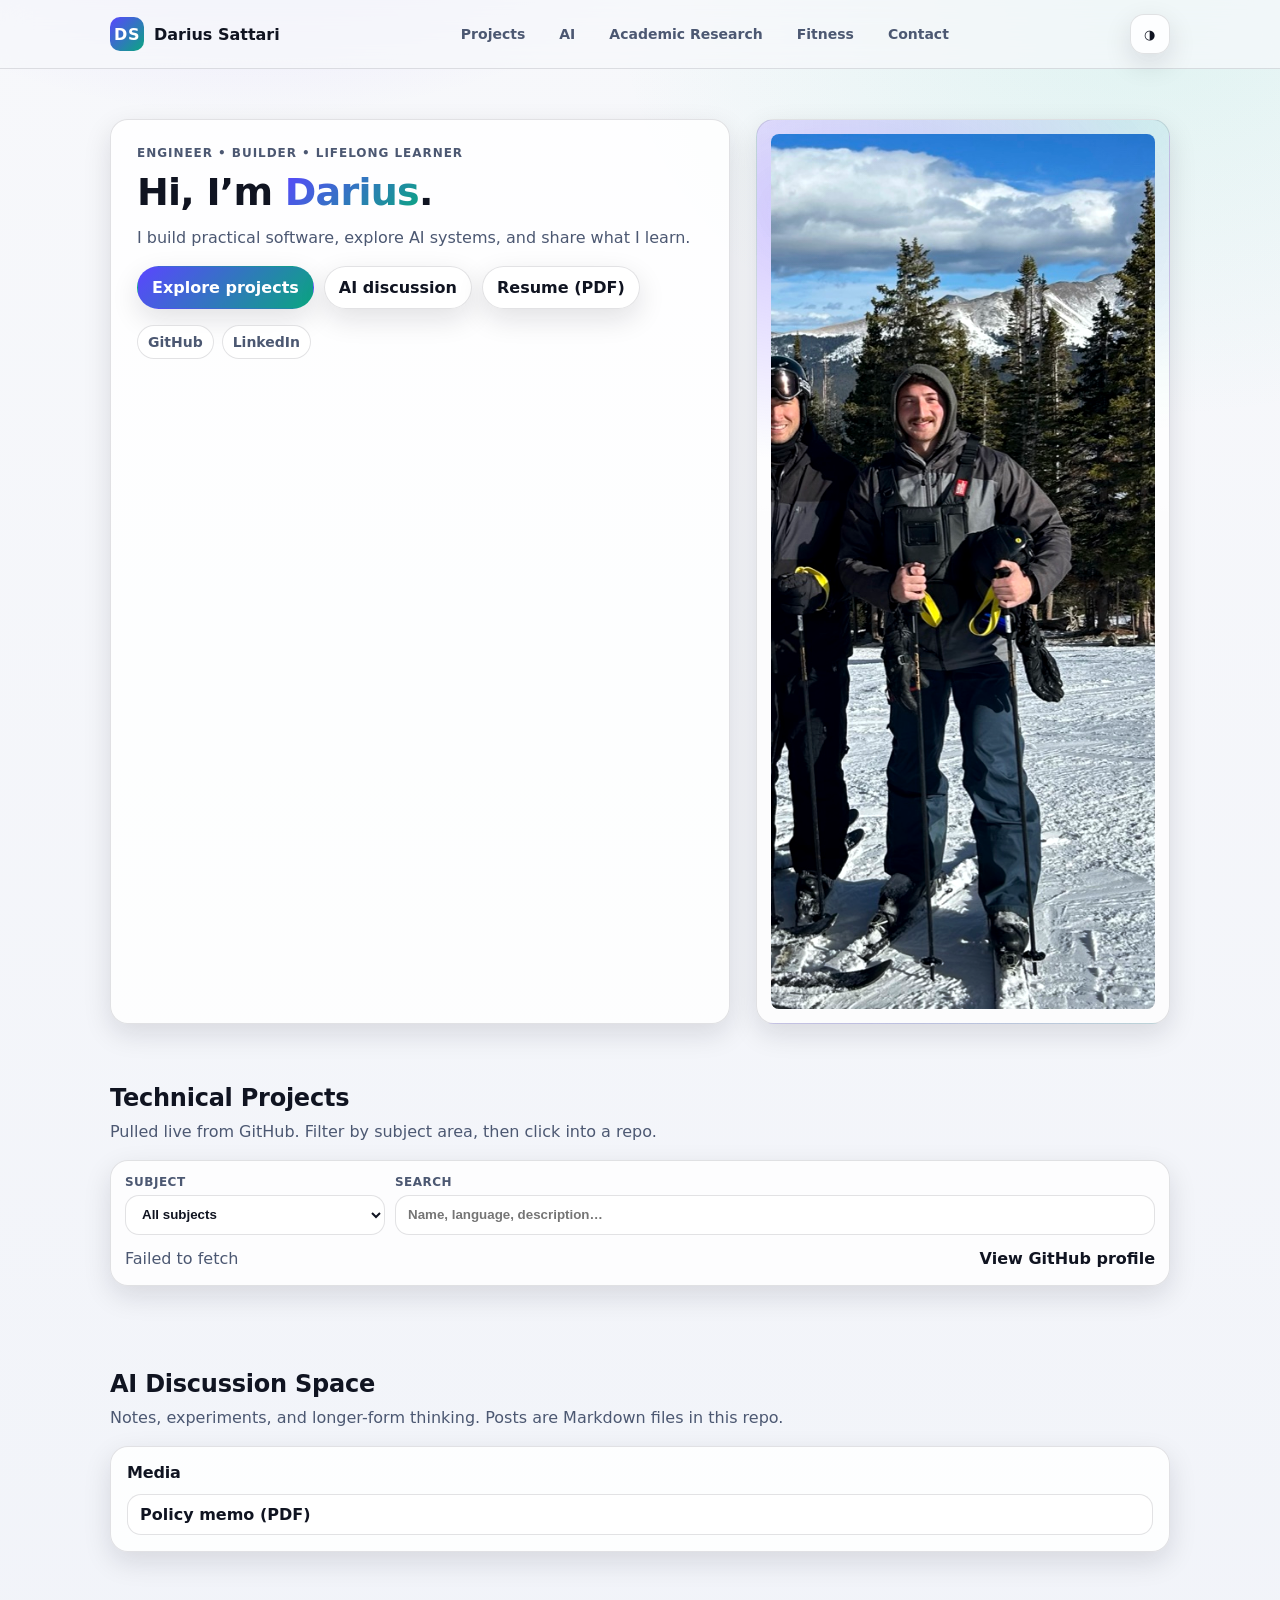
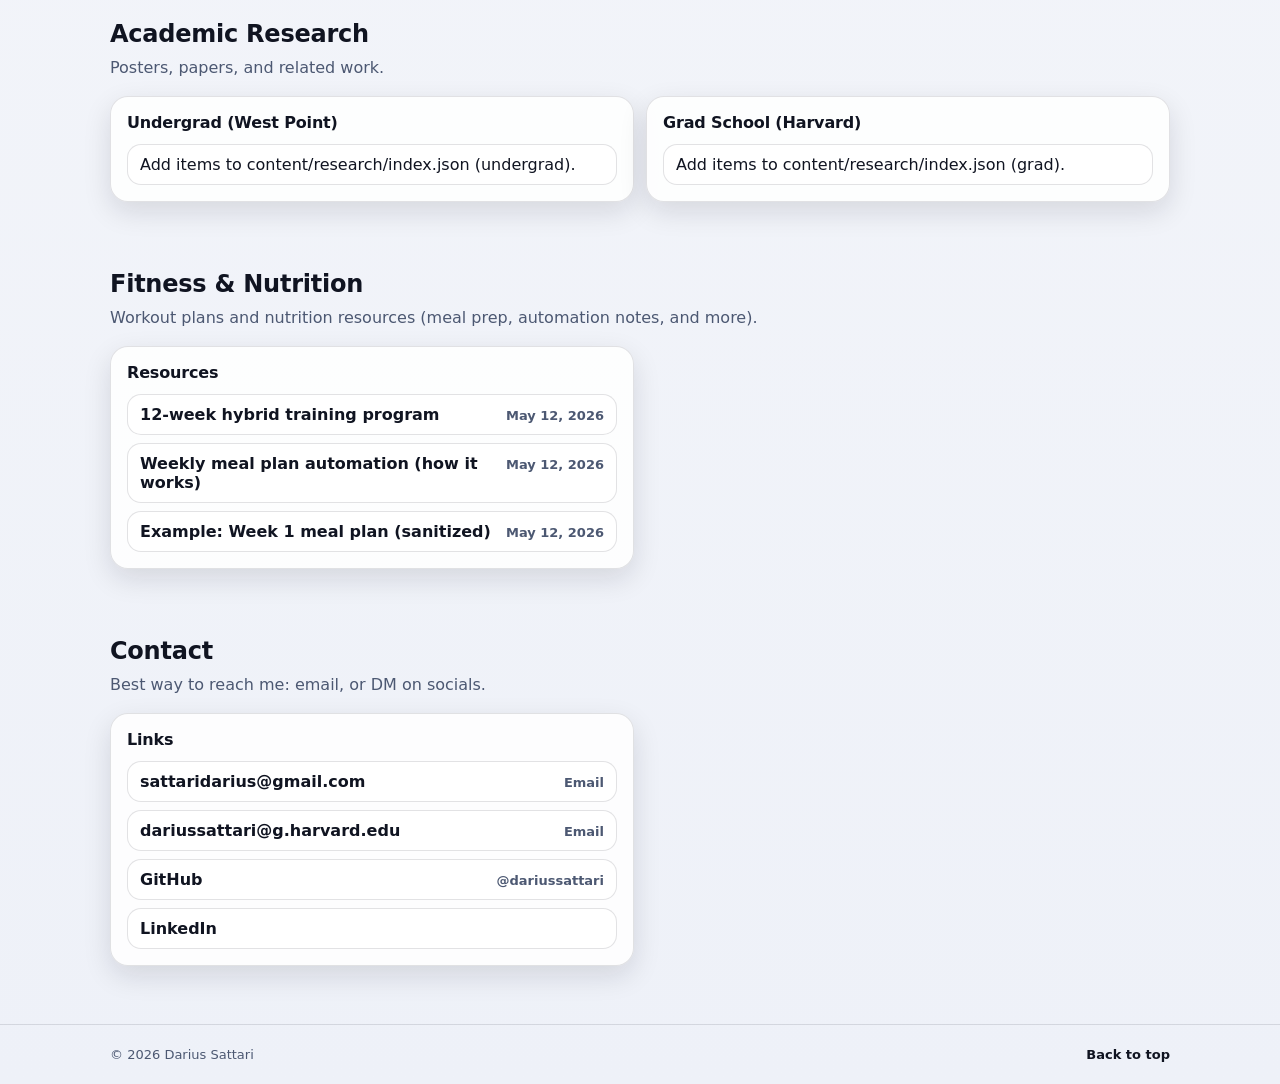
<file: index.html>
<!doctype html>
<html lang="en">
  <head>
    <meta charset="utf-8" />
    <meta name="viewport" content="width=device-width,initial-scale=1" />
    <meta name="color-scheme" content="dark light" />
    <title>Darius Sattari</title>
    <meta
      name="description"
      content="Projects, writing, AI discussion, and fitness/nutrition resources."
    />

    <meta property="og:title" content="Darius Sattari" />
    <meta
      property="og:description"
      content="Projects, writing, AI discussion, and fitness/nutrition resources."
    />
    <meta property="og:image" content="assets/images/profile.jpg" />
    <meta property="og:type" content="website" />

    <link rel="icon" href="assets/favicon.svg" type="image/svg+xml" />
    <link rel="stylesheet" href="styles.css" />

    <script src="site.config.js"></script>
    <script defer src="script.js"></script>
  </head>
  <body>
    <a class="skip-link" href="#main">Skip to content</a>

    <header class="topbar" id="top">
      <div class="container topbar__inner">
        <a class="brand" href="#top" aria-label="Home">
          <span class="brand__mark" aria-hidden="true">DS</span>
          <span class="brand__text">Darius Sattari</span>
        </a>

        <nav class="nav" aria-label="Primary">
          <a class="nav__link" href="#projects">Projects</a>
          <a class="nav__link" href="#ai">AI</a>
          <a class="nav__link" href="#research">Academic Research</a>
          <a class="nav__link" href="#fitness">Fitness</a>
          <a class="nav__link" href="#contact">Contact</a>
        </nav>

        <button class="iconbtn" id="themeToggle" type="button">
          <span class="iconbtn__icon" aria-hidden="true" id="themeIcon">◐</span>
          <span class="sr-only" id="themeToggleLabel">Toggle theme</span>
        </button>
      </div>
    </header>

    <main id="main">
      <section class="hero">
        <div class="container hero__inner">
          <div class="hero__copy">
            <img
              class="avatar"
              src="assets/images/profile-256.jpg"
              alt="Portrait of Darius Sattari"
              width="84"
              height="84"
              loading="eager"
              decoding="async"
            />
            <p class="eyebrow" id="heroEyebrow">Engineer • Builder • Lifelong learner</p>
            <h1 class="hero__title" id="heroTitle">Hi, I’m <span class="accent">Darius</span>.</h1>
            <p class="hero__subtitle" id="heroSubtitle">
              I build practical software, explore AI systems, and share what I learn.
            </p>

            <div class="hero__cta">
              <a class="btn btn--primary" href="#projects">Explore projects</a>
              <a class="btn btn--ghost" href="#ai">AI discussion</a>
              <a class="btn btn--ghost" href="assets/files/resume.pdf" target="_blank" rel="noreferrer">
                Resume (PDF)
              </a>
            </div>

            <ul class="chips" id="socialChips" aria-label="Social links"></ul>
          </div>

          <div class="hero__media" aria-label="Profile photo">
            <div class="hero__card">
              <img
                class="hero__image"
                src="assets/images/profile.jpg"
                alt="Portrait of Darius Sattari"
                loading="eager"
                decoding="async"
              />
            </div>
          </div>
        </div>
      </section>

      <section class="section" id="projects">
        <div class="container">
          <div class="section__header">
            <h2>Technical Projects</h2>
            <p class="muted">
              Pulled live from GitHub. Filter by subject area, then click into a repo.
            </p>
          </div>

          <div class="toolbar" role="region" aria-label="Project filters">
            <div class="toolbar__row">
              <label class="field">
                <span class="field__label">Subject</span>
                <select id="subjectFilter" class="field__control"></select>
              </label>

              <label class="field">
                <span class="field__label">Search</span>
                <input
                  id="projectSearch"
                  class="field__control"
                  type="search"
                  placeholder="Name, language, description…"
                  autocomplete="off"
                />
              </label>
            </div>

            <div class="toolbar__meta">
              <span class="muted" id="projectMeta">Loading projects…</span>
              <a class="link" id="githubProfileLink" href="#" target="_blank" rel="noreferrer">
                View GitHub profile
              </a>
            </div>
          </div>

          <div class="grid" id="projectGrid" aria-live="polite"></div>
        </div>
      </section>

      <section class="section" id="ai">
        <div class="container">
          <div class="section__header">
            <h2>AI Discussion Space</h2>
            <p class="muted">
              Notes, experiments, and longer-form thinking. Posts are Markdown files in this repo.
            </p>
          </div>

          <div class="panel">
            <h3 class="panel__title">Media</h3>
            <ul class="list" id="mediaList" aria-label="Media"></ul>
          </div>
        </div>
      </section>

      <section class="section" id="research">
        <div class="container">
          <div class="section__header">
            <h2>Academic Research</h2>
            <p class="muted">Posters, papers, and related work.</p>
          </div>

          <div class="split">
            <div class="panel">
              <h3 class="panel__title">Undergrad (West Point)</h3>
              <ul class="list" id="undergradResearchList" aria-label="Undergrad research"></ul>
            </div>
            <div class="panel">
              <h3 class="panel__title">Grad School (Harvard)</h3>
              <ul class="list" id="gradResearchList" aria-label="Graduate research"></ul>
            </div>
          </div>
        </div>
      </section>

      <section class="section" id="fitness">
        <div class="container">
          <div class="section__header">
            <h2>Fitness & Nutrition</h2>
            <p class="muted">
              Workout plans and nutrition resources (meal prep, automation notes, and more).
            </p>
          </div>

          <div class="split">
            <div class="panel">
              <h3 class="panel__title">Resources</h3>
              <ul class="list" id="fitnessList" aria-label="Fitness and nutrition resources"></ul>
            </div>
          </div>
        </div>
      </section>

      <section class="section" id="contact">
        <div class="container">
          <div class="section__header">
            <h2>Contact</h2>
            <p class="muted">Best way to reach me: email, or DM on socials.</p>
          </div>

          <div class="contact">
            <div class="panel">
              <h3 class="panel__title">Links</h3>
              <ul class="list" id="contactLinks"></ul>
            </div>
          </div>
        </div>
      </section>
    </main>

    <footer class="footer">
      <div class="container footer__inner">
        <span class="muted small">© <span id="year"></span> <span id="footerName"></span></span>
        <a class="link small" href="#top">Back to top</a>
      </div>
    </footer>

    <dialog class="modal" id="modal">
      <form method="dialog" class="modal__frame">
        <div class="modal__top">
          <h3 class="modal__title" id="modalTitle">Post</h3>
          <button class="iconbtn" type="submit" aria-label="Close">
            <span aria-hidden="true">✕</span>
          </button>
        </div>
        <div class="modal__body" id="modalBody"></div>
      </form>
    </dialog>
  </body>
</html>
</file>
<file: styles.css>
:root {
  --bg: #0b0d12;
  --bg2: #0f1320;
  --card: #11182a;
  --text: #e8ecf4;
  --muted: #aab4c4;
  --border: rgba(255, 255, 255, 0.12);
  --shadow: 0 12px 40px rgba(0, 0, 0, 0.35);
  --accent: #7c5cff;
  --accent2: #31d0aa;
  --focus: 0 0 0 3px rgba(124, 92, 255, 0.35);
  --radius: 18px;
  --radius-sm: 12px;
  --maxw: 1100px;
  --pad: 20px;
  --font: ui-sans-serif, system-ui, -apple-system, Segoe UI, Roboto, Helvetica, Arial,
    "Apple Color Emoji", "Segoe UI Emoji";
  --mono: ui-monospace, SFMono-Regular, Menlo, Monaco, Consolas, "Liberation Mono",
    "Courier New", monospace;
}

html[data-theme="light"] {
  --bg: #f7f8fb;
  --bg2: #eef1f8;
  --card: #ffffff;
  --text: #101421;
  --muted: #4c5872;
  --border: rgba(16, 20, 33, 0.12);
  --shadow: 0 10px 28px rgba(16, 20, 33, 0.12);
  --accent: #5a46ff;
  --accent2: #0aa680;
  --focus: 0 0 0 3px rgba(90, 70, 255, 0.25);
}

* {
  box-sizing: border-box;
}

body {
  margin: 0;
  font-family: var(--font);
  color: var(--text);
  background: radial-gradient(1000px 700px at 20% -10%, rgba(124, 92, 255, 0.25), transparent 55%),
    radial-gradient(900px 700px at 90% 0%, rgba(49, 208, 170, 0.12), transparent 60%),
    linear-gradient(180deg, var(--bg), var(--bg2));
  min-height: 100dvh;
}

img {
  max-width: 100%;
  display: block;
}

a {
  color: inherit;
}

.container {
  max-width: var(--maxw);
  margin: 0 auto;
  padding: 0 var(--pad);
}

.sr-only {
  position: absolute;
  width: 1px;
  height: 1px;
  padding: 0;
  margin: -1px;
  overflow: hidden;
  clip: rect(0, 0, 0, 0);
  white-space: nowrap;
  border: 0;
}

.skip-link {
  position: absolute;
  left: -999px;
  top: 12px;
  background: var(--card);
  border: 1px solid var(--border);
  border-radius: var(--radius-sm);
  padding: 10px 12px;
  z-index: 1000;
}

.skip-link:focus {
  left: 12px;
  outline: none;
  box-shadow: var(--focus);
}

.topbar {
  position: sticky;
  top: 0;
  z-index: 50;
  backdrop-filter: blur(14px);
  background: color-mix(in oklab, var(--bg) 70%, transparent);
  border-bottom: 1px solid var(--border);
}

.topbar__inner {
  display: flex;
  gap: 14px;
  align-items: center;
  justify-content: space-between;
  padding: 14px var(--pad);
}

.brand {
  display: inline-flex;
  gap: 10px;
  align-items: center;
  text-decoration: none;
  font-weight: 700;
}

.brand__mark {
  width: 34px;
  height: 34px;
  border-radius: 10px;
  display: grid;
  place-items: center;
  background: linear-gradient(135deg, var(--accent), var(--accent2));
  color: #fff;
  font-weight: 800;
  letter-spacing: 0.5px;
}

.brand__text {
  display: none;
}

.nav {
  display: none;
  gap: 14px;
  align-items: center;
}

.nav__link {
  text-decoration: none;
  color: var(--muted);
  font-weight: 600;
  font-size: 14px;
  padding: 8px 10px;
  border-radius: 12px;
}

.nav__link:hover,
.nav__link:focus-visible {
  color: var(--text);
  outline: none;
  box-shadow: var(--focus);
}

.iconbtn {
  display: inline-flex;
  align-items: center;
  justify-content: center;
  width: 40px;
  height: 40px;
  border-radius: 14px;
  border: 1px solid var(--border);
  background: color-mix(in oklab, var(--card) 88%, transparent);
  color: var(--text);
  cursor: pointer;
  box-shadow: var(--shadow);
}

.iconbtn:focus-visible {
  outline: none;
  box-shadow: var(--focus);
}

.hero {
  padding: 50px 0 26px;
}

.hero__inner {
  display: grid;
  gap: 26px;
}

.hero__copy {
  background: color-mix(in oklab, var(--card) 82%, transparent);
  border: 1px solid var(--border);
  border-radius: var(--radius);
  padding: 26px;
  box-shadow: var(--shadow);
}

.avatar {
  width: 84px;
  height: 84px;
  border-radius: 999px;
  border: 1px solid var(--border);
  object-fit: cover;
  object-position: 50% 18%;
  box-shadow: var(--shadow);
  margin-bottom: 10px;
}

.eyebrow {
  margin: 0;
  color: var(--muted);
  font-weight: 700;
  letter-spacing: 0.08em;
  text-transform: uppercase;
  font-size: 12px;
}

.hero__title {
  margin: 12px 0 0;
  font-size: 38px;
  line-height: 1.1;
  letter-spacing: -0.02em;
}

.accent {
  background: linear-gradient(135deg, var(--accent), var(--accent2));
  -webkit-background-clip: text;
  background-clip: text;
  color: transparent;
}

.hero__subtitle {
  margin: 12px 0 0;
  color: var(--muted);
  font-size: 16px;
  line-height: 1.5;
}

.hero__cta {
  display: flex;
  flex-wrap: wrap;
  gap: 10px;
  margin-top: 16px;
}

.btn {
  display: inline-flex;
  align-items: center;
  justify-content: center;
  gap: 10px;
  border-radius: 999px;
  padding: 11px 14px;
  border: 1px solid var(--border);
  font-weight: 700;
  text-decoration: none;
  cursor: pointer;
  background: color-mix(in oklab, var(--card) 92%, transparent);
  box-shadow: var(--shadow);
}

.btn:focus-visible {
  outline: none;
  box-shadow: var(--focus);
}

.btn--primary {
  background: linear-gradient(135deg, var(--accent), var(--accent2));
  border-color: transparent;
  color: #0b0d12;
}

html[data-theme="light"] .btn--primary {
  color: #ffffff;
}

.btn--ghost {
  color: var(--text);
}

.chips {
  list-style: none;
  padding: 0;
  margin: 16px 0 0;
  display: flex;
  flex-wrap: wrap;
  gap: 8px;
}

.chip {
  display: inline-flex;
  align-items: center;
  gap: 8px;
  padding: 8px 10px;
  border-radius: 999px;
  border: 1px solid var(--border);
  background: color-mix(in oklab, var(--card) 86%, transparent);
  font-weight: 650;
  text-decoration: none;
  color: var(--muted);
  font-size: 14px;
}

.chip:hover,
.chip:focus-visible {
  color: var(--text);
  outline: none;
  box-shadow: var(--focus);
}

.hero__media {
  display: none;
}

.hero__card {
  position: relative;
  border-radius: var(--radius);
  border: 1px solid var(--border);
  background: radial-gradient(
      700px 420px at 20% 10%,
      rgba(124, 92, 255, 0.35),
      transparent 60%
    ),
    radial-gradient(700px 520px at 90% 0%, rgba(49, 208, 170, 0.18), transparent 60%),
    color-mix(in oklab, var(--card) 78%, transparent);
  box-shadow: var(--shadow);
  overflow: hidden;
  padding: 14px;
}

.hero__card::after {
  content: "";
  position: absolute;
  inset: 0;
  pointer-events: none;
  background: radial-gradient(800px 520px at 50% 10%, rgba(255, 255, 255, 0.08), transparent 65%),
    linear-gradient(180deg, rgba(0, 0, 0, 0.08), transparent 40%, rgba(0, 0, 0, 0.18));
  mix-blend-mode: overlay;
}

.hero__image {
  width: 100%;
  height: 100%;
  object-fit: contain;
  object-position: 50% 10%;
  border-radius: calc(var(--radius) - 10px);
  background: color-mix(in oklab, var(--bg) 60%, transparent);
  filter: saturate(1.02) contrast(1.05);
}

.section {
  padding: 34px 0;
}

.section__header {
  display: grid;
  gap: 8px;
  margin-bottom: 16px;
}

.section__header h2 {
  margin: 0;
  font-size: 24px;
  letter-spacing: -0.01em;
}

.muted {
  color: var(--muted);
  margin: 0;
  line-height: 1.5;
}

.small {
  font-size: 13px;
}

.toolbar {
  border: 1px solid var(--border);
  border-radius: var(--radius);
  background: color-mix(in oklab, var(--card) 80%, transparent);
  box-shadow: var(--shadow);
  padding: 14px;
}

.toolbar__row {
  display: grid;
  gap: 10px;
}

.toolbar__meta {
  display: flex;
  justify-content: space-between;
  gap: 10px;
  flex-wrap: wrap;
  margin-top: 12px;
  align-items: center;
}

.field {
  display: grid;
  gap: 6px;
}

.field__label {
  font-size: 12px;
  font-weight: 800;
  letter-spacing: 0.04em;
  text-transform: uppercase;
  color: var(--muted);
}

.field__control {
  height: 40px;
  border-radius: 14px;
  border: 1px solid var(--border);
  background: color-mix(in oklab, var(--card) 90%, transparent);
  color: var(--text);
  padding: 0 12px;
  font-weight: 650;
}

.field__control:focus-visible {
  outline: none;
  box-shadow: var(--focus);
}

.field--compact {
  grid-template-columns: 1fr;
}

input[type="checkbox"] {
  width: 18px;
  height: 18px;
  accent-color: var(--accent);
}

.link {
  color: var(--text);
  text-decoration: none;
  font-weight: 700;
}

.link:hover,
.link:focus-visible {
  outline: none;
  box-shadow: var(--focus);
  border-radius: 10px;
}

.grid {
  margin-top: 16px;
  display: grid;
  grid-template-columns: 1fr;
  gap: 12px;
}

.card {
  border-radius: var(--radius);
  border: 1px solid var(--border);
  background: color-mix(in oklab, var(--card) 86%, transparent);
  box-shadow: var(--shadow);
  padding: 16px;
  display: grid;
  gap: 10px;
}

.card__top {
  display: flex;
  justify-content: space-between;
  align-items: start;
  gap: 12px;
}

.card__title {
  margin: 0;
  font-size: 16px;
  letter-spacing: -0.01em;
}

.card__desc {
  margin: 0;
  color: var(--muted);
  line-height: 1.5;
  font-size: 14px;
}

.meta {
  display: flex;
  gap: 10px;
  flex-wrap: wrap;
  color: var(--muted);
  font-weight: 650;
  font-size: 13px;
}

.tag {
  display: inline-flex;
  align-items: center;
  padding: 5px 9px;
  border-radius: 999px;
  border: 1px solid var(--border);
  background: color-mix(in oklab, var(--card) 94%, transparent);
}

.split {
  display: grid;
  gap: 12px;
}

.panel {
  border-radius: var(--radius);
  border: 1px solid var(--border);
  background: color-mix(in oklab, var(--card) 86%, transparent);
  box-shadow: var(--shadow);
  padding: 16px;
}

.panel__title {
  margin: 0;
  font-size: 16px;
  letter-spacing: -0.01em;
}

.list {
  list-style: none;
  padding: 0;
  margin: 12px 0 0;
  display: grid;
  gap: 8px;
}

.list__item {
  display: flex;
  align-items: baseline;
  justify-content: space-between;
  gap: 12px;
  padding: 10px 12px;
  border-radius: 14px;
  border: 1px solid var(--border);
  background: color-mix(in oklab, var(--card) 94%, transparent);
}

.list__item a {
  text-decoration: none;
  font-weight: 750;
}

.list__item a:hover,
.list__item a:focus-visible {
  outline: none;
  box-shadow: var(--focus);
  border-radius: 10px;
}

.list__meta {
  color: var(--muted);
  font-weight: 650;
  font-size: 13px;
  white-space: nowrap;
}

.contact {
  display: grid;
  gap: 12px;
}

.footer {
  border-top: 1px solid var(--border);
  padding: 20px 0;
  margin-top: 24px;
}

.footer__inner {
  display: flex;
  justify-content: space-between;
  gap: 12px;
  align-items: center;
}

.modal {
  border: 1px solid var(--border);
  border-radius: var(--radius);
  background: color-mix(in oklab, var(--bg) 88%, transparent);
  color: var(--text);
  padding: 0;
  width: min(920px, calc(100vw - 28px));
  box-shadow: var(--shadow);
}

.modal::backdrop {
  background: rgba(0, 0, 0, 0.55);
}

.modal__frame {
  padding: 0;
  margin: 0;
}

.modal__top {
  display: flex;
  justify-content: space-between;
  gap: 10px;
  align-items: center;
  padding: 14px 14px 0;
}

.modal__title {
  margin: 0;
  font-size: 16px;
  letter-spacing: -0.01em;
}

.modal__body {
  padding: 0 14px 14px;
  max-height: min(70dvh, 700px);
  overflow: auto;
}

.modal__body h1,
.modal__body h2,
.modal__body h3 {
  letter-spacing: -0.01em;
}

.modal__body a {
  color: color-mix(in oklab, var(--accent) 80%, var(--text));
}

.modal__body pre {
  background: color-mix(in oklab, var(--card) 92%, transparent);
  border: 1px solid var(--border);
  padding: 12px;
  border-radius: 14px;
  overflow: auto;
}

.modal__body code {
  font-family: var(--mono);
  font-size: 13px;
}

@media (min-width: 860px) {
  .brand__text {
    display: inline;
  }

  .nav {
    display: flex;
  }

  .hero__inner {
    grid-template-columns: 1.2fr 0.8fr;
    align-items: stretch;
  }

  .avatar {
    display: none;
  }

  .hero__media {
    display: block;
  }

  .hero__card {
    height: 100%;
    min-height: 440px;
  }

  .toolbar__row {
    grid-template-columns: 260px 1fr;
    align-items: end;
  }

  .grid {
    grid-template-columns: repeat(2, 1fr);
  }

  .split {
    grid-template-columns: 1fr 1fr;
  }

  .contact {
    grid-template-columns: 1fr 1fr;
  }
}
</file>
